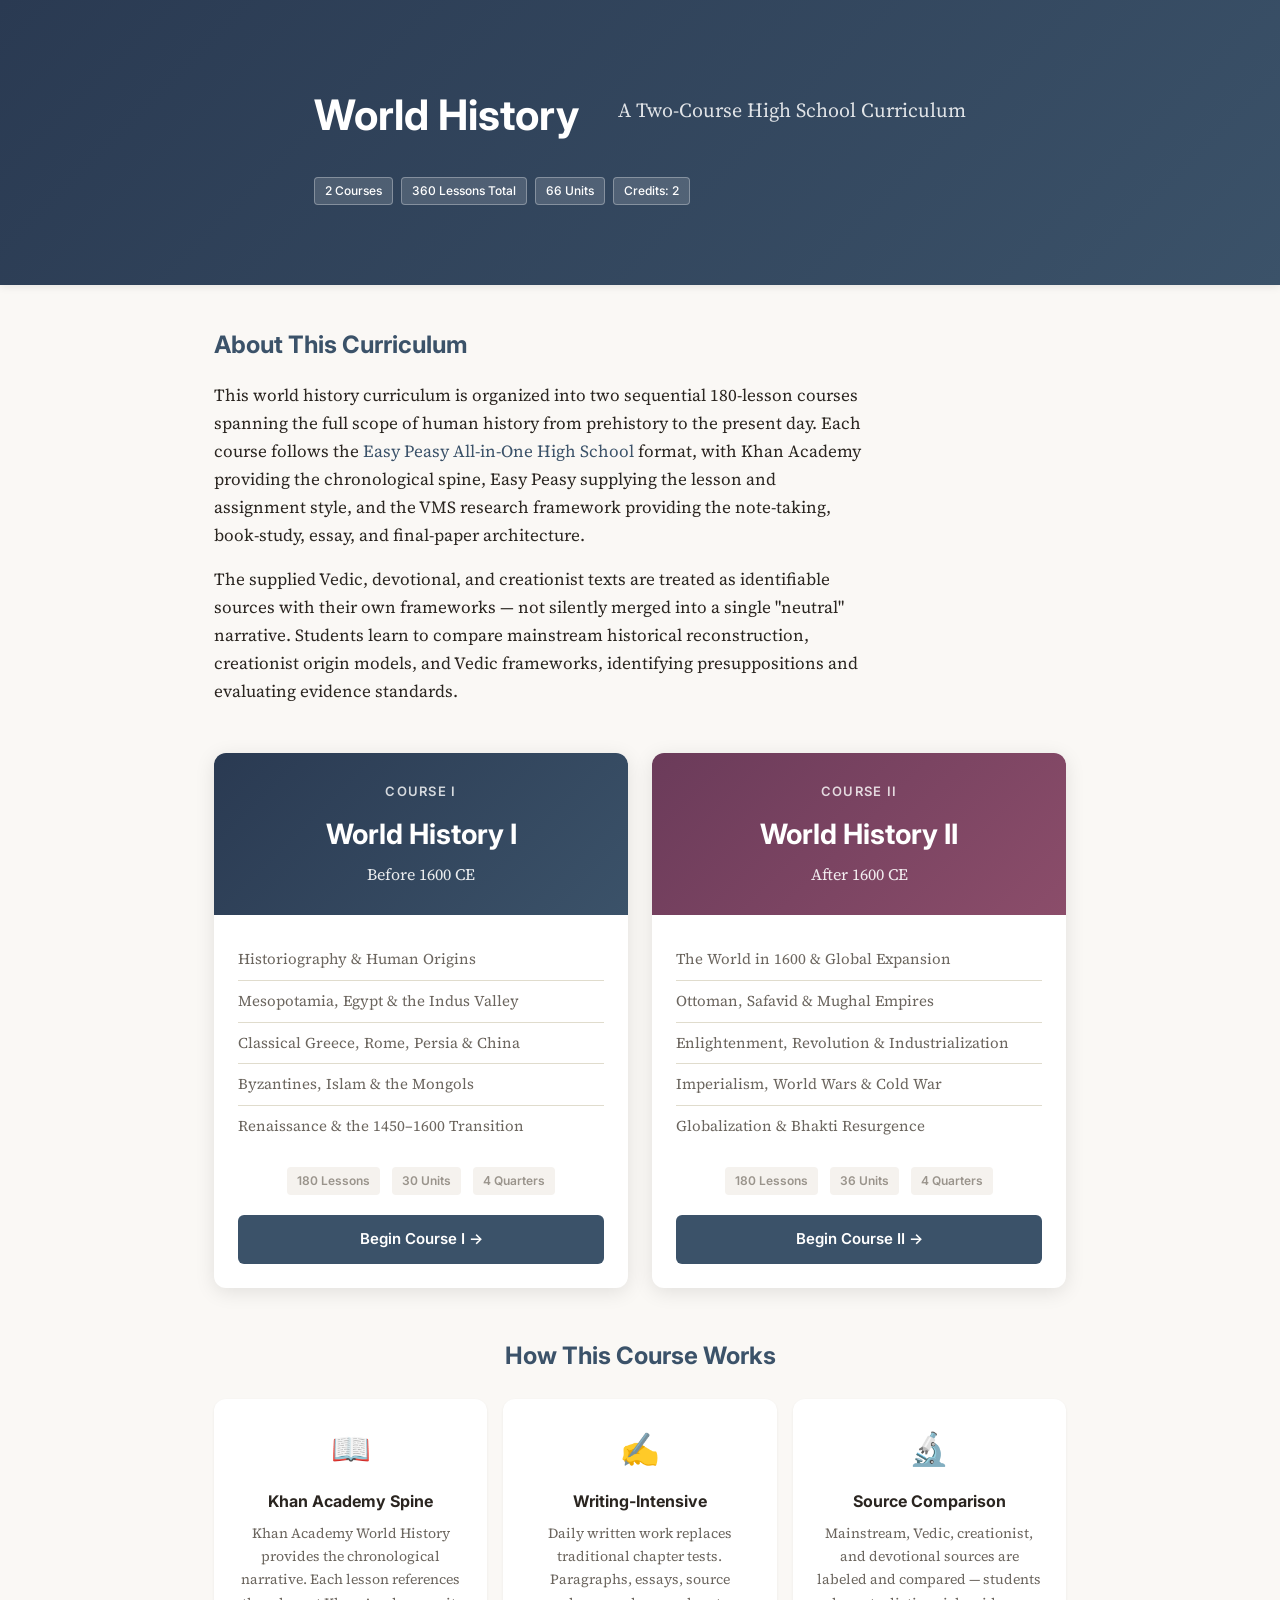
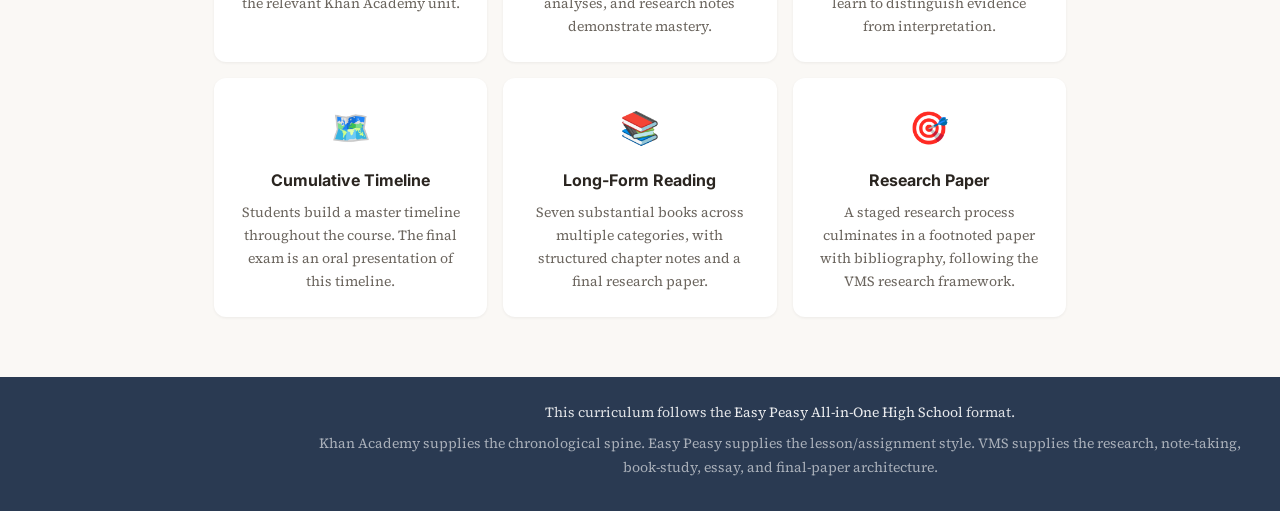
<file: index.html>
<!DOCTYPE html>
<html lang="en">
<head>
<meta charset="UTF-8">
<meta name="viewport" content="width=device-width, initial-scale=1.0">
<title>World History Curriculum</title>
<link rel="stylesheet" href="styles.css">
<link rel="preconnect" href="https://fonts.googleapis.com">
<link rel="preconnect" href="https://fonts.gstatic.com" crossorigin>
<link href="https://fonts.googleapis.com/css2?family=Source+Serif+4:opsz,wght@8..60,400;8..60,600;8..60,700&family=Inter:wght@400;500;600;700&display=swap" rel="stylesheet">
</head>
<body>
<div class="page-wrapper landing-page">

<header class="site-header landing-header">
<div class="header-inner landing-header-inner">
<h1 class="landing-title">World History</h1>
<p class="landing-subtitle">A Two-Course High School Curriculum</p>
<div class="course-meta landing-meta">
<span class="badge">2 Courses</span>
<span class="badge">360 Lessons Total</span>
<span class="badge">66 Units</span>
<span class="badge">Credits: 2</span>
</div>
</div>
</header>

<main class="landing-main">

<section class="landing-intro">
<div class="intro-content">
<h2>About This Curriculum</h2>
<p>This world history curriculum is organized into two sequential 180-lesson courses spanning the full scope of human history from prehistory to the present day. Each course follows the <a href="https://allinonehighschool.com/world-history/" target="_blank" rel="noopener">Easy Peasy All-in-One High School</a> format, with Khan Academy providing the chronological spine, Easy Peasy supplying the lesson and assignment style, and the VMS research framework providing the note-taking, book-study, essay, and final-paper architecture.</p>
<p>The supplied Vedic, devotional, and creationist texts are treated as identifiable sources with their own frameworks — not silently merged into a single "neutral" narrative. Students learn to compare mainstream historical reconstruction, creationist origin models, and Vedic frameworks, identifying presuppositions and evaluating evidence standards.</p>
</div>
</section>

<section class="course-cards">
<div class="course-card" onclick="window.location.href='wh1.html'">
<div class="course-card-header wh1-header">
<span class="course-card-num">Course I</span>
<h3>World History I</h3>
<p>Before 1600 CE</p>
</div>
<div class="course-card-body">
<ul class="course-card-topics">
<li>Historiography & Human Origins</li>
<li>Mesopotamia, Egypt & the Indus Valley</li>
<li>Classical Greece, Rome, Persia & China</li>
<li>Byzantines, Islam & the Mongols</li>
<li>Renaissance & the 1450–1600 Transition</li>
</ul>
<div class="course-card-stats">
<span>180 Lessons</span>
<span>30 Units</span>
<span>4 Quarters</span>
</div>
<a href="wh1.html" class="course-card-btn">Begin Course I →</a>
</div>
</div>

<div class="course-card" onclick="window.location.href='wh2.html'">
<div class="course-card-header wh2-header">
<span class="course-card-num">Course II</span>
<h3>World History II</h3>
<p>After 1600 CE</p>
</div>
<div class="course-card-body">
<ul class="course-card-topics">
<li>The World in 1600 & Global Expansion</li>
<li>Ottoman, Safavid & Mughal Empires</li>
<li>Enlightenment, Revolution & Industrialization</li>
<li>Imperialism, World Wars & Cold War</li>
<li>Globalization & Bhakti Resurgence</li>
</ul>
<div class="course-card-stats">
<span>180 Lessons</span>
<span>36 Units</span>
<span>4 Quarters</span>
</div>
<a href="wh2.html" class="course-card-btn">Begin Course II →</a>
</div>
</div>
</section>

<section class="landing-features">
<h2>How This Course Works</h2>
<div class="features-grid">
<div class="feature-card">
<div class="feature-icon">📖</div>
<h4>Khan Academy Spine</h4>
<p>Khan Academy World History provides the chronological narrative. Each lesson references the relevant Khan Academy unit.</p>
</div>
<div class="feature-card">
<div class="feature-icon">✍️</div>
<h4>Writing-Intensive</h4>
<p>Daily written work replaces traditional chapter tests. Paragraphs, essays, source analyses, and research notes demonstrate mastery.</p>
</div>
<div class="feature-card">
<div class="feature-icon">🔬</div>
<h4>Source Comparison</h4>
<p>Mainstream, Vedic, creationist, and devotional sources are labeled and compared — students learn to distinguish evidence from interpretation.</p>
</div>
<div class="feature-card">
<div class="feature-icon">🗺️</div>
<h4>Cumulative Timeline</h4>
<p>Students build a master timeline throughout the course. The final exam is an oral presentation of this timeline.</p>
</div>
<div class="feature-card">
<div class="feature-icon">📚</div>
<h4>Long-Form Reading</h4>
<p>Seven substantial books across multiple categories, with structured chapter notes and a final research paper.</p>
</div>
<div class="feature-card">
<div class="feature-icon">🎯</div>
<h4>Research Paper</h4>
<p>A staged research process culminates in a footnoted paper with bibliography, following the VMS research framework.</p>
</div>
</div>
</section>

</main>

<footer class="site-footer">
<div class="footer-inner">
<p>This curriculum follows the <a href="https://allinonehighschool.com/world-history/" target="_blank" rel="noopener">Easy Peasy All-in-One High School</a> format.</p>
<p class="footer-note">Khan Academy supplies the chronological spine. Easy Peasy supplies the lesson/assignment style. VMS supplies the research, note-taking, book-study, essay, and final-paper architecture.</p>
</div>
</footer>

</div>
<script data-pplx-inline-edit>
(function () {
  if (window === window.top) return;

  const allowedParentOrigins = ["https://www.perplexity.ai","https://perplexity.ai","https://testing.perplexity.ai","https://staging.perplexity.ai","https://*.preview.i.perplexity.ai","http://perplexity.localhost","http://localhost:1420","http://127.0.0.1:1420","http://localhost:3000","http://127.0.0.1:3000","http://localhost:5173","http://127.0.0.1:5173"];
  const MAX_FONT_BYTES = 500 * 1024;
  const MAX_TOTAL_FONT_BYTES = 2 * 1024 * 1024;
  let scrollForwarding = false;
  let scrollRaf = 0;
  let trustedTopOrigin = null;

  // Allow entries like "https://*.preview.i.perplexity.ai" — the wildcard
  // matches a single DNS label (no dots), so "https://*.foo" cannot stretch
  // across multiple labels.
  function matchesAllowedOrigin(origin) {
    if (!origin) return false;
    for (const entry of allowedParentOrigins) {
      if (!entry.includes("*")) {
        if (entry === origin) return true;
        continue;
      }
      const pattern = new RegExp(
        "^" +
          entry.replace(/[.+?^${}()|[\]\\]/g, "\\$&").replace(/\*/g, "[^.]+") +
          "$",
      );
      if (pattern.test(origin)) return true;
    }
    return false;
  }

  // Trust decision: when the sender is same-origin-visible (event.origin is a
  // real origin like https://www.perplexity.ai) we trust event.origin directly.
  // When event.origin is "null" (opaque broker srcdoc), we fall back to the
  // broker's stamped `parentOrigin` to identify the top window. The fallback
  // is claim-only — we rely on the browser's native `targetOrigin` enforcement
  // on the response path (see postToTrustedTop) to ensure replies can't be
  // delivered to anyone but the actual top window of that claimed origin.
  function getTrustedParentOrigin(event) {
    const forwardedParentOrigin =
      typeof event.data.parentOrigin === "string" ? event.data.parentOrigin : null;
    const parentOrigin = event.origin === "null" ? forwardedParentOrigin : event.origin;
    return matchesAllowedOrigin(parentOrigin) ? parentOrigin : null;
  }

  // All responses go to window.top with targetOrigin = the allowlisted origin.
  // An attacker that iframes us inside their own null-origin broker can claim
  // any parentOrigin they like, but the browser will drop the reply whenever
  // the real top's origin doesn't match — so the screenshot never leaves.
  function postToTrustedTop(message) {
    if (!trustedTopOrigin) return;
    try {
      window.top.postMessage(message, trustedTopOrigin);
    } catch (_error) {}
  }

  function inlineAll(original, clone) {
    if (original.nodeType !== 1 || clone.nodeType !== 1) return;

    try {
      const computedStyle = getComputedStyle(original);
      // cssText on a computed style is the serialized declaration in modern
      // Chromium/Safari — a single read beats enumerating ~400 longhand
      // properties. Firefox returns "" here, so we fall back on empty.
      const serialized = computedStyle.cssText;
      if (serialized) {
        clone.style.cssText = serialized;
      } else {
        const parts = new Array(computedStyle.length);
        for (let index = 0; index < computedStyle.length; index += 1) {
          const property = computedStyle[index];
          parts[index] = `${property}:${computedStyle.getPropertyValue(property)};`;
        }
        clone.style.cssText = parts.join("");
      }
    } catch (_error) {}

    const originalChildren = original.children;
    const clonedChildren = clone.children;
    for (
      let index = 0;
      index < originalChildren.length && index < clonedChildren.length;
      index += 1
    ) {
      inlineAll(originalChildren[index], clonedChildren[index]);
    }
  }

  function extractFontUrl(srcValue) {
    const matches = [
      ...srcValue.matchAll(
        /url\(["']?([^"')]+)["']?\)(?:\s*format\(["']?([^"')]+)["']?\))?/gi,
      ),
    ];
    if (matches.length === 0) return null;
    const woff2 = matches.find((m) => m[2] && m[2].toLowerCase().includes("woff2"));
    if (woff2) return woff2[1];
    const woff = matches.find((m) => m[2] && m[2].toLowerCase().includes("woff"));
    if (woff) return woff[1];
    return matches[0][1];
  }

  // Cache resolved font URL -> data URI across captures. Fonts on a page
  // essentially never change, and a batch run emits multiple captures back to
  // back — without this we'd refetch + re-base64 every time.
  const fontDataUriCache = new Map();
  const SRC_DECLARATION_RE = /src\s*:\s*[^;}]+/i;

  async function fetchAsDataUri(url) {
    if (fontDataUriCache.has(url)) return fontDataUriCache.get(url);
    let dataUri = null;
    try {
      const response = await fetch(url, { mode: "cors", credentials: "omit" });
      if (response.ok) {
        const blob = await response.blob();
        if (blob.size <= MAX_FONT_BYTES) {
          dataUri = await new Promise((resolve) => {
            const reader = new FileReader();
            reader.onloadend = () =>
              resolve(typeof reader.result === "string" ? reader.result : null);
            reader.onerror = () => resolve(null);
            reader.readAsDataURL(blob);
          });
        }
      }
    } catch (_error) {
      dataUri = null;
    }
    fontDataUriCache.set(url, dataUri);
    return dataUri;
  }

  function collectFontFaceRuleTexts() {
    const rules = [];
    for (const sheet of document.styleSheets) {
      let cssRules;
      try {
        cssRules = sheet.cssRules;
      } catch (_error) {
        continue;
      }
      if (!cssRules) continue;
      for (const rule of cssRules) {
        const cssText = rule.cssText || "";
        if (cssText.startsWith("@font-face")) rules.push(cssText);
      }
    }
    return rules;
  }

  async function buildInlinedFontCss() {
    const ruleTexts = collectFontFaceRuleTexts();
    if (ruleTexts.length === 0) return null;

    const resolved = ruleTexts.map((cssText) => {
      if (!SRC_DECLARATION_RE.test(cssText)) return null;
      const srcMatch = cssText.match(/src\s*:\s*([^;}]+)[;}]/i);
      if (!srcMatch) return null;
      const url = extractFontUrl(srcMatch[1]);
      if (!url) return null;
      try {
        return { cssText, url: new URL(url, document.baseURI).href };
      } catch (_error) {
        return null;
      }
    });

    const dataUris = await Promise.all(
      resolved.map((entry) => (entry ? fetchAsDataUri(entry.url) : Promise.resolve(null))),
    );

    const inlined = [];
    let totalBytes = 0;
    for (let index = 0; index < resolved.length; index += 1) {
      const entry = resolved[index];
      const dataUri = dataUris[index];
      if (!entry || !dataUri) continue;
      const approxBytes = dataUri.length * 0.75;
      if (totalBytes + approxBytes > MAX_TOTAL_FONT_BYTES) break;
      totalBytes += approxBytes;
      inlined.push(entry.cssText.replace(SRC_DECLARATION_RE, `src: url("${dataUri}")`));
    }
    return inlined.length > 0 ? inlined.join("\n") : null;
  }

  function stripExternal(clone) {
    const images = clone.querySelectorAll("img");
    for (let index = 0; index < images.length; index += 1) {
      const src = images[index].getAttribute("src");
      if (src && !src.startsWith("data:")) images[index].removeAttribute("src");
    }

    const elements = clone.querySelectorAll("*");
    for (let index = 0; index < elements.length; index += 1) {
      const style = elements[index].style.cssText;
      if (style && style.includes("url(")) {
        elements[index].style.cssText = style.replace(
          /url\(["']?(?!data:)[^)"']*["']?\)/gi,
          "none",
        );
      }
    }
  }

  function emitScroll() {
    scrollRaf = 0;
    if (!scrollForwarding) return;
    postToTrustedTop({
      type: "INLINE_EDIT_SCROLL",
      scrollX: window.scrollX,
      scrollY: window.scrollY,
    });
  }

  window.addEventListener(
    "scroll",
    function () {
      if (!scrollForwarding || scrollRaf) return;
      scrollRaf = requestAnimationFrame(emitScroll);
    },
    { passive: true, capture: true },
  );

  async function handleCaptureRequest(event) {
    const requestId = event.data.requestId;
    const scrollX = window.scrollX;
    const scrollY = window.scrollY;
    const width = window.innerWidth;
    const height = window.innerHeight;

    function postResult(dataUrl) {
      postToTrustedTop({
        type: "INLINE_EDIT_SCREENSHOT_RESULT",
        requestId,
        dataUrl,
        scrollX,
        scrollY,
      });
    }

    try {
      // Wait for any pending web fonts to resolve so both inline metrics and
      // the @font-face inlining below see the same loaded faces.
      if (document.fonts && document.fonts.ready) {
        try {
          await document.fonts.ready;
        } catch (_error) {}
      }

      const clone = document.documentElement.cloneNode(true);
      inlineAll(document.documentElement, clone);

      const removedNodes = clone.querySelectorAll("script,link[rel=\"stylesheet\"],style");
      for (let index = 0; index < removedNodes.length; index += 1) {
        removedNodes[index].remove();
      }

      stripExternal(clone);

      // Re-embed web fonts as data-URI @font-face rules so the SVG rasterizer
      // can resolve them — external font URLs aren't fetched during
      // foreignObject rendering, which would otherwise force a fallback face
      // and change text metrics.
      const inlinedFontCss = await buildInlinedFontCss();
      if (inlinedFontCss) {
        const styleEl = document.createElement("style");
        styleEl.textContent = inlinedFontCss;
        const head = clone.querySelector("head");
        if (head) head.appendChild(styleEl);
        else clone.insertBefore(styleEl, clone.firstChild);
      }

      const html = new XMLSerializer().serializeToString(clone);
      const svg =
        `<svg xmlns="http://www.w3.org/2000/svg" width="${width}" height="${height}">` +
        '<foreignObject width="100%" height="100%">' +
        `<div xmlns="http://www.w3.org/1999/xhtml" style="width:${width}px;height:${height}px;overflow:hidden">` +
        `<div style="position:relative;left:-${scrollX}px;top:-${scrollY}px">` +
        html +
        "</div></div></foreignObject></svg>";
      const svgUrl = `data:image/svg+xml;charset=utf-8,${encodeURIComponent(svg)}`;
      const image = new Image();
      image.onload = function () {
        const canvas = document.createElement("canvas");
        canvas.width = width;
        canvas.height = height;
        canvas.getContext("2d").drawImage(image, 0, 0);
        postResult(canvas.toDataURL("image/png"));
      };
      image.onerror = function () {
        postResult(null);
      };
      image.src = svgUrl;
    } catch (_error) {
      postResult(null);
    }
  }

  window.addEventListener("message", function (event) {
    if (!event.data) return;
    // Only accept messages from the direct parent frame. Blocks sibling /
    // unrelated-window postMessage senders that could otherwise reach us.
    if (event.source !== window.parent) return;

    const trustedParentOrigin = getTrustedParentOrigin(event);
    if (!trustedParentOrigin) return;
    trustedTopOrigin = trustedParentOrigin;

    if (event.data.type === "INLINE_EDIT_SCROLL_START") {
      scrollForwarding = true;
      emitScroll();
      return;
    }

    if (event.data.type === "INLINE_EDIT_SCROLL_STOP") {
      scrollForwarding = false;
      if (scrollRaf) cancelAnimationFrame(scrollRaf);
      scrollRaf = 0;
      return;
    }

    if (event.data.type !== "INLINE_EDIT_CAPTURE_REQUEST") return;

    handleCaptureRequest(event);
  });
})();


</script></body>
</html>
</file>
<file: styles.css>
/* ===== Reset & Base ===== */
*, *::before, *::after { box-sizing: border-box; margin: 0; padding: 0; }

:root {
  --color-bg: #faf8f5;
  --color-surface: #ffffff;
  --color-surface-alt: #f5f2ee;
  --color-text: #2a2520;
  --color-text-muted: #6b655e;
  --color-text-light: #9a948c;
  --color-primary: #3b5269;
  --color-primary-light: #5a6b8a;
  --color-primary-dark: #2a3a52;
  --color-accent: #8b6914;
  --color-accent-light: #b8862e;
  --color-border: #e0dccd;
  --color-divider: #d4cfc0;
  --color-unit-bg: #f8f6f1;
  --color-day-bg: #fdfcf9;
  --color-quarter-1: #3b5269;
  --color-quarter-2: #5a6b3b;
  --color-quarter-3: #8b4d2a;
  --color-quarter-4: #6b3b5a;
  --radius: 6px;
  --radius-sm: 4px;
  --radius-lg: 12px;
  --shadow-sm: 0 1px 3px rgba(0,0,0,0.06);
  --shadow-md: 0 2px 8px rgba(0,0,0,0.08);
  --shadow-lg: 0 4px 20px rgba(0,0,0,0.10);
  --font-body: 'Source Serif 4', Georgia, serif;
  --font-head: 'Inter', -apple-system, sans-serif;
  --max-width: 1200px;
  --sidebar-width: 280px;
}

body {
  font-family: var(--font-body);
  font-size: 17px;
  line-height: 1.65;
  color: var(--color-text);
  background-color: var(--color-bg);
  -webkit-font-smoothing: antialiased;
  -moz-osx-font-smoothing: grayscale;
}

a { color: var(--color-primary); text-decoration: none; transition: color 0.15s; }
a:hover { color: var(--color-accent); text-decoration: underline; }

/* ===== Page Wrapper ===== */
.page-wrapper { min-height: 100vh; display: flex; flex-direction: column; }

/* ===== Header ===== */
.site-header {
  background: var(--color-primary);
  color: #fff;
  padding: 0;
  box-shadow: var(--shadow-md);
  position: sticky;
  top: 0;
  z-index: 100;
}

.header-inner {
  max-width: var(--max-width);
  margin: 0 auto;
  padding: 20px 24px;
  display: flex;
  justify-content: space-between;
  align-items: center;
  gap: 20px;
  flex-wrap: wrap;
  margin-left: var(--sidebar-width);
  transition: margin-left 0.25s ease;
}

body.toc-collapsed .header-inner {
  margin-left: 48px;
}

@media (max-width: 767px) {
  .header-inner { margin-left: 0 !important; }
}

.header-left { flex: 1; min-width: 250px; }

.back-link {
  color: rgba(255,255,255,0.8);
  font-family: var(--font-head);
  font-size: 13px;
  font-weight: 500;
  display: inline-block;
  margin-bottom: 8px;
}
.back-link:hover { color: #fff; }

.course-header-title {
  font-family: var(--font-head);
  font-size: 28px;
  font-weight: 700;
  line-height: 1.2;
  margin-bottom: 4px;
}

.course-subtitle {
  font-size: 16px;
  opacity: 0.85;
  margin-bottom: 12px;
}

.course-meta { display: flex; gap: 8px; flex-wrap: wrap; }

.badge {
  background: rgba(255,255,255,0.15);
  border: 1px solid rgba(255,255,255,0.25);
  border-radius: var(--radius-sm);
  padding: 3px 10px;
  font-family: var(--font-head);
  font-size: 12px;
  font-weight: 500;
}

.header-right { flex-shrink: 0; }

.switch-course-btn {
  background: rgba(255,255,255,0.15);
  border: 1px solid rgba(255,255,255,0.3);
  color: #fff;
  padding: 8px 16px;
  border-radius: var(--radius);
  font-family: var(--font-head);
  font-size: 13px;
  font-weight: 500;
  white-space: nowrap;
  transition: background 0.15s;
}
.switch-course-btn:hover { background: rgba(255,255,255,0.25); text-decoration: none; }

/* ===== Main Layout ===== */
.main-layout {
  display: flex;
  max-width: var(--max-width);
  margin: 0 auto;
  width: 100%;
  flex: 1;
  position: relative;
}

/* ===== TOC Sidebar (Fixed, Always Visible, Collapsible) ===== */
.toc-sidebar {
  position: fixed;
  top: 0;
  left: 0;
  width: var(--sidebar-width);
  height: 100vh;
  max-height: 100vh;
  background: var(--color-surface);
  z-index: 200;
  padding: 0;
  box-shadow: 2px 0 8px rgba(0,0,0,0.08);
  border-right: 1px solid var(--color-border);
  display: flex;
  flex-direction: column;
  transition: width 0.25s ease, padding 0.25s ease;
  overflow: hidden;
}

.toc-sidebar.collapsed {
  width: 48px;
}
.toc-sidebar.collapsed .toc-nav {
  display: none !important;
}
.toc-sidebar.collapsed {
  background: var(--color-surface);
}

.toc-sidebar.collapsed .toc-header h3,
.toc-sidebar.collapsed .toc-nav,
.toc-sidebar.collapsed .toc-section-label {
  display: none;
}

.toc-sidebar.collapsed .toc-header {
  justify-content: center;
  padding: 12px 0;
  border-bottom: none;
}

.toc-sidebar.collapsed .toc-collapse-btn {
  margin: 0 auto;
}

.toc-header {
  display: flex;
  justify-content: space-between;
  align-items: center;
  padding: 16px 16px 12px;
  border-bottom: 2px solid var(--color-primary);
  flex-shrink: 0;
}

.toc-header h3 {
  font-family: var(--font-head);
  font-size: 14px;
  font-weight: 600;
  text-transform: uppercase;
  letter-spacing: 0.05em;
  color: var(--color-primary);
  white-space: nowrap;
}

.toc-collapse-btn {
  background: var(--color-surface-alt);
  border: 1px solid var(--color-border);
  border-radius: var(--radius-sm);
  width: 30px;
  height: 30px;
  display: flex;
  align-items: center;
  justify-content: center;
  cursor: pointer;
  font-size: 16px;
  color: var(--color-primary);
  flex-shrink: 0;
  transition: background 0.15s;
}
.toc-collapse-btn:hover { background: var(--color-primary); color: #fff; }

.toc-expand-btn {
  display: none;
  background: var(--color-primary);
  border: none;
  border-radius: 50%;
  width: 32px;
  height: 32px;
  align-items: center;
  justify-content: center;
  cursor: pointer;
  font-size: 18px;
  color: #fff;
  flex-shrink: 0;
  margin: 0 auto;
}
.toc-sidebar.collapsed .toc-expand-btn { display: flex; }
.toc-sidebar.collapsed .toc-collapse-btn { display: none; }

.toc-nav {
  font-family: var(--font-head);
  font-size: 13px;
  overflow-y: auto;
  flex: 1;
  padding: 16px;
}

.toc-section { margin-bottom: 16px; }

.toc-section-label {
  display: block;
  font-size: 11px;
  font-weight: 600;
  text-transform: uppercase;
  letter-spacing: 0.08em;
  color: var(--color-text-light);
  margin-bottom: 6px;
  padding-left: 8px;
}

.toc-link, .toc-week-link {
  display: block;
  padding: 4px 8px;
  color: var(--color-text-muted);
  border-radius: var(--radius-sm);
  transition: all 0.12s;
  line-height: 1.4;
}

.toc-link:hover, .toc-week-link:hover {
  background: var(--color-surface-alt);
  color: var(--color-primary);
  text-decoration: none;
}

.toc-active {
  background: var(--color-primary);
  color: #fff !important;
}

/* Mobile: sidebar becomes an overlay */
.toc-mobile-overlay {
  display: none;
}

@media (max-width: 767px) {
  .toc-sidebar {
    transform: translateX(-100%);
    transition: transform 0.25s ease;
    width: 280px;
  }
  .toc-sidebar.toc-open {
    transform: translateX(0);
  }
  .toc-sidebar.collapsed {
    width: 280px;
  }
  .toc-mobile-overlay {
    display: block;
    position: fixed;
    top: 0;
    left: 0;
    width: 100%;
    height: 100%;
    background: rgba(0,0,0,0.4);
    z-index: 199;
    display: none;
  }
  .toc-mobile-overlay.toc-open {
    display: block;
  }
}

/* Floating TOC button for mobile */
.toc-fab {
  display: none;
  position: fixed;
  bottom: 24px;
  left: 24px;
  width: 48px;
  height: 48px;
  background: var(--color-primary);
  border-radius: 50%;
  box-shadow: var(--shadow-lg);
  cursor: pointer;
  z-index: 150;
  align-items: center;
  justify-content: center;
  font-size: 20px;
  color: #fff;
  border: none;
}

@media (max-width: 767px) {
  .toc-fab { display: flex; }
}

/* ===== Main Content ===== */
.main-content {
  flex: 1;
  min-width: 0;
  padding: 32px 24px 60px;
  max-width: 820px;
  margin-left: var(--sidebar-width);
  transition: margin-left 0.25s ease;
}

body.toc-collapsed .main-content {
  margin-left: 48px;
}

@media (max-width: 767px) {
  .main-content {
    margin-left: 0 !important;
    padding: 20px 16px 80px;
  }
  body.toc-collapsed .main-content {
    margin-left: 0 !important;
  }
}

/* ===== Course Info Section ===== */
.course-info-section { margin-bottom: 40px; }

.section-header {
  font-family: var(--font-head);
  font-size: 22px;
  font-weight: 700;
  color: var(--color-primary);
  margin: 32px 0 12px;
  padding-bottom: 8px;
  border-bottom: 2px solid var(--color-primary);
}

.section-header:first-child { margin-top: 0; }

.section-body { margin-bottom: 24px; }

.section-body p { margin-bottom: 12px; max-width: 72ch; }
.section-body ul { margin: 8px 0 12px 20px; }
.section-body li { margin-bottom: 6px; }

/* Daily format list */
.daily-format-list { list-style: none; margin-left: 0; }
.daily-format-list li {
  padding: 10px 14px;
  background: var(--color-surface);
  border-left: 3px solid var(--color-accent);
  margin-bottom: 8px;
  border-radius: 0 var(--radius-sm) var(--radius-sm) 0;
  box-shadow: var(--shadow-sm);
}

/* Grading table */
.grading-table-wrapper { overflow-x: auto; margin: 16px 0; }
.grading-table {
  width: 100%;
  border-collapse: collapse;
  font-size: 14px;
  background: var(--color-surface);
  box-shadow: var(--shadow-sm);
  border-radius: var(--radius);
  overflow: hidden;
}
.grading-table th {
  background: var(--color-primary);
  color: #fff;
  font-family: var(--font-head);
  font-weight: 600;
  text-align: left;
  padding: 10px 14px;
}
.grading-table td {
  padding: 10px 14px;
  border-bottom: 1px solid var(--color-border);
  vertical-align: top;
}
.grading-table tr:last-child td { border-bottom: none; }
.grading-table tr:nth-child(even) td { background: var(--color-surface-alt); }

/* Source key table */
.source-key-table {
  width: 100%;
  border-collapse: collapse;
  font-size: 14px;
  margin: 12px 0;
  background: var(--color-surface);
  box-shadow: var(--shadow-sm);
  border-radius: var(--radius);
  overflow: hidden;
}
.source-key-table th {
  background: var(--color-accent);
  color: #fff;
  font-family: var(--font-head);
  font-weight: 600;
  text-align: left;
  padding: 10px 14px;
}
.source-key-table td {
  padding: 10px 14px;
  border-bottom: 1px solid var(--color-border);
  vertical-align: top;
}
.source-key-table tr:last-child td { border-bottom: none; }
.source-key-table tr:nth-child(even) td { background: var(--color-surface-alt); }
.src-abbr {
  font-family: var(--font-head);
  font-weight: 700;
  color: var(--color-primary);
  white-space: nowrap;
}
.src-name { font-weight: 600; }
.src-desc { color: var(--color-text-muted); font-size: 13px; }

.source-status-info {
  margin-top: 16px;
  padding: 16px;
  background: var(--color-surface-alt);
  border-radius: var(--radius);
  border-left: 3px solid var(--color-primary);
}
.source-status-info h4 {
  font-family: var(--font-head);
  font-size: 14px;
  margin-bottom: 8px;
}
.source-status-info ul { margin-left: 20px; }
.source-status-info li { margin-bottom: 4px; font-size: 14px; }

/* Book notes box */
.book-notes-box {
  margin-top: 16px;
  padding: 16px;
  background: var(--color-surface-alt);
  border-radius: var(--radius);
  border-left: 3px solid var(--color-accent);
}
.book-notes-box h4 {
  font-family: var(--font-head);
  font-size: 14px;
  margin-bottom: 8px;
}

/* Quarter list */
.quarter-list { list-style: none; margin-left: 0; }
.quarter-list li {
  padding: 12px 16px;
  background: var(--color-surface);
  border-radius: var(--radius);
  margin-bottom: 8px;
  box-shadow: var(--shadow-sm);
  border-left: 4px solid var(--color-accent);
  font-size: 15px;
}

/* Workflow grid */
.workflow-grid {
  display: grid;
  grid-template-columns: repeat(auto-fill, minmax(220px, 1fr));
  gap: 12px;
  margin-top: 16px;
}
.workflow-card {
  background: var(--color-surface);
  border-radius: var(--radius);
  padding: 16px;
  box-shadow: var(--shadow-sm);
  border-top: 3px solid var(--color-primary);
}
.workflow-icon {
  width: 32px;
  height: 32px;
  background: var(--color-primary);
  color: #fff;
  border-radius: 50%;
  display: flex;
  align-items: center;
  justify-content: center;
  font-family: var(--font-head);
  font-weight: 700;
  font-size: 14px;
  margin-bottom: 10px;
}
.workflow-card h4 {
  font-family: var(--font-head);
  font-size: 14px;
  margin-bottom: 6px;
}
.workflow-card p { font-size: 13px; color: var(--color-text-muted); margin: 0; }

/* ===== Quarter Dividers ===== */
.quarter-divider {
  text-align: center;
  margin: 40px 0 24px;
  padding: 12px;
  position: relative;
}
.quarter-divider::before {
  content: '';
  position: absolute;
  top: 50%;
  left: 0;
  right: 0;
  height: 2px;
  background: var(--color-divider);
  z-index: 0;
}
.quarter-divider span {
  position: relative;
  z-index: 1;
  background: var(--color-bg);
  padding: 4px 24px;
  font-family: var(--font-head);
  font-size: 16px;
  font-weight: 700;
  text-transform: uppercase;
  letter-spacing: 0.08em;
  color: var(--color-primary);
  border: 2px solid var(--color-primary);
  border-radius: 20px;
}

/* ===== Unit Sections ===== */
.unit-section {
  margin-bottom: 32px;
  background: var(--color-surface);
  border-radius: var(--radius-lg);
  overflow: hidden;
  box-shadow: var(--shadow-md);
  scroll-margin-top: 100px;
}

.unit-title {
  font-family: var(--font-head);
  font-size: 20px;
  font-weight: 700;
  color: var(--color-primary-dark);
  padding: 16px 20px;
  background: var(--color-unit-bg);
  border-bottom: 2px solid var(--color-primary);
  margin: 0;
}

.unit-meta {
  display: flex;
  gap: 8px;
  flex-wrap: wrap;
  padding: 10px 20px;
  background: var(--color-surface-alt);
  border-bottom: 1px solid var(--color-border);
}

.meta-tag {
  font-family: var(--font-head);
  font-size: 12px;
  padding: 3px 10px;
  border-radius: var(--radius-sm);
  background: var(--color-surface);
  border: 1px solid var(--color-border);
  color: var(--color-text-muted);
}
.meta-tag.src-tag { border-color: var(--color-accent); color: var(--color-accent); }
.meta-tag.obj-tag { border-color: var(--color-primary-light); color: var(--color-primary-light); }

/* ===== Day Sections ===== */
.day-section {
  padding: 16px 20px;
  border-bottom: 1px solid var(--color-border);
  scroll-margin-top: 100px;
}
.day-section:last-child { border-bottom: none; }

.day-title {
  font-family: var(--font-head);
  font-size: 16px;
  font-weight: 600;
  color: var(--color-text);
  margin: 0 0 12px;
  padding-bottom: 8px;
  border-bottom: 1px dashed var(--color-border);
}

.lesson-num {
  display: inline-block;
  background: var(--color-primary);
  color: #fff;
  font-size: 13px;
  font-weight: 600;
  padding: 2px 8px;
  border-radius: var(--radius-sm);
  margin-right: 4px;
}

.day-content { display: flex; flex-direction: column; gap: 10px; }

.day-block {
  padding: 10px 14px;
  background: var(--color-day-bg);
  border-radius: var(--radius-sm);
  border-left: 3px solid var(--color-primary-light);
}
.day-block p { margin: 4px 0 0; font-size: 15px; }

.block-label {
  display: inline-block;
  font-family: var(--font-head);
  font-size: 11px;
  font-weight: 600;
  text-transform: uppercase;
  letter-spacing: 0.06em;
  color: var(--color-primary);
  margin-bottom: 4px;
}

.day-block.source-note {
  border-left-color: var(--color-accent);
  background: #faf8f0;
}
.day-block.source-note .block-label { color: var(--color-accent); }
.day-block.source-note p { font-size: 13px; color: var(--color-text-muted); font-style: italic; }

/* ===== End of Unit ===== */
.end-of-unit {
  padding: 14px 20px;
  background: var(--color-surface-alt);
  border-top: 2px solid var(--color-accent);
}
.end-of-unit h4 {
  font-family: var(--font-head);
  font-size: 14px;
  color: var(--color-accent);
  margin-bottom: 8px;
}
.end-of-unit ul { margin-left: 20px; }
.end-of-unit li { font-size: 14px; margin-bottom: 4px; }

/* ===== Final Exam ===== */
.final-exam-section {
  margin-top: 40px;
  padding: 24px;
  background: var(--color-surface);
  border-radius: var(--radius-lg);
  box-shadow: var(--shadow-md);
  border-top: 4px solid var(--color-accent);
}

/* ===== Footer ===== */
.site-footer {
  background: var(--color-primary-dark);
  color: rgba(255,255,255,0.85);
  padding: 24px;
  margin-top: auto;
}
.footer-inner {
  max-width: var(--max-width);
  margin: 0 auto;
  text-align: center;
  margin-left: var(--sidebar-width);
  transition: margin-left 0.25s ease;
}

body.toc-collapsed .footer-inner {
  margin-left: 48px;
}

@media (max-width: 767px) {
  .footer-inner { margin-left: 0 !important; }
}
.footer-inner p { font-size: 14px; margin-bottom: 8px; }
.footer-inner a { color: rgba(255,255,255,0.9); }
.footer-note { font-size: 12px; opacity: 0.7; }

/* ===== Landing Page ===== */
.landing-page { background: var(--color-bg); }

.landing-header {
  background: linear-gradient(135deg, var(--color-primary-dark) 0%, var(--color-primary) 100%);
  padding: 60px 24px;
  text-align: center;
}

.landing-header-inner { max-width: 700px; margin: 0 auto; }

.landing-title {
  font-family: var(--font-head);
  font-size: 42px;
  font-weight: 700;
  color: #fff;
  margin-bottom: 8px;
}

.landing-subtitle {
  font-size: 20px;
  color: rgba(255,255,255,0.85);
  margin-bottom: 16px;
}

.landing-meta .badge {
  background: rgba(255,255,255,0.15);
  border-color: rgba(255,255,255,0.3);
}

.landing-main { max-width: 900px; margin: 0 auto; padding: 40px 24px 60px; }

.landing-intro {
  margin-bottom: 48px;
}
.intro-content h2 {
  font-family: var(--font-head);
  font-size: 24px;
  color: var(--color-primary);
  margin-bottom: 16px;
}
.intro-content p { margin-bottom: 16px; max-width: 72ch; }

.course-cards {
  display: grid;
  grid-template-columns: repeat(auto-fit, minmax(340px, 1fr));
  gap: 24px;
  margin-bottom: 48px;
}

.course-card {
  background: var(--color-surface);
  border-radius: var(--radius-lg);
  overflow: hidden;
  box-shadow: var(--shadow-lg);
  cursor: pointer;
  transition: transform 0.2s, box-shadow 0.2s;
}
.course-card:hover { transform: translateY(-4px); box-shadow: 0 8px 30px rgba(0,0,0,0.15); }

.course-card-header {
  padding: 28px 24px;
  text-align: center;
  color: #fff;
}
.wh1-header { background: linear-gradient(135deg, #2a3a52, #3b5269); }
.wh2-header { background: linear-gradient(135deg, #6b3b5a, #8b4d6a); }

.course-card-num {
  font-family: var(--font-head);
  font-size: 13px;
  font-weight: 600;
  text-transform: uppercase;
  letter-spacing: 0.1em;
  opacity: 0.8;
  display: block;
  margin-bottom: 8px;
}
.course-card-header h3 {
  font-family: var(--font-head);
  font-size: 28px;
  font-weight: 700;
  margin-bottom: 4px;
}
.course-card-header p { font-size: 16px; opacity: 0.9; }

.course-card-body { padding: 24px; }
.course-card-topics { list-style: none; margin-bottom: 20px; }
.course-card-topics li {
  padding: 8px 0;
  border-bottom: 1px solid var(--color-border);
  font-size: 15px;
  color: var(--color-text-muted);
}
.course-card-topics li:last-child { border-bottom: none; }

.course-card-stats {
  display: flex;
  gap: 12px;
  justify-content: center;
  margin-bottom: 20px;
  flex-wrap: wrap;
}
.course-card-stats span {
  font-family: var(--font-head);
  font-size: 12px;
  font-weight: 600;
  color: var(--color-text-light);
  background: var(--color-surface-alt);
  padding: 4px 10px;
  border-radius: var(--radius-sm);
}

.course-card-btn {
  display: block;
  text-align: center;
  background: var(--color-primary);
  color: #fff;
  padding: 12px 24px;
  border-radius: var(--radius);
  font-family: var(--font-head);
  font-size: 15px;
  font-weight: 600;
  transition: background 0.15s;
}
.course-card-btn:hover { background: var(--color-primary-dark); text-decoration: none; color: #fff; }

.landing-features h2 {
  font-family: var(--font-head);
  font-size: 24px;
  color: var(--color-primary);
  text-align: center;
  margin-bottom: 24px;
}

.features-grid {
  display: grid;
  grid-template-columns: repeat(auto-fill, minmax(250px, 1fr));
  gap: 16px;
}

.feature-card {
  background: var(--color-surface);
  border-radius: var(--radius-lg);
  padding: 24px;
  box-shadow: var(--shadow-sm);
  text-align: center;
}
.feature-icon { font-size: 32px; margin-bottom: 12px; }
.feature-card h4 {
  font-family: var(--font-head);
  font-size: 16px;
  margin-bottom: 8px;
}
.feature-card p { font-size: 14px; color: var(--color-text-muted); }

/* ===== Mobile ===== */
@media (max-width: 768px) {
  .header-inner { padding: 16px; }
  .course-header-title { font-size: 22px; }
  .course-subtitle { font-size: 14px; }
  .switch-course-btn { font-size: 12px; padding: 6px 12px; }
  .unit-title { font-size: 17px; padding: 14px 16px; }
  .day-section { padding: 14px 16px; }
  .day-title { font-size: 15px; }
  .day-block { padding: 8px 12px; }
  .day-block p { font-size: 14px; }
  .landing-title { font-size: 32px; }
  .landing-subtitle { font-size: 16px; }
}
</file>
